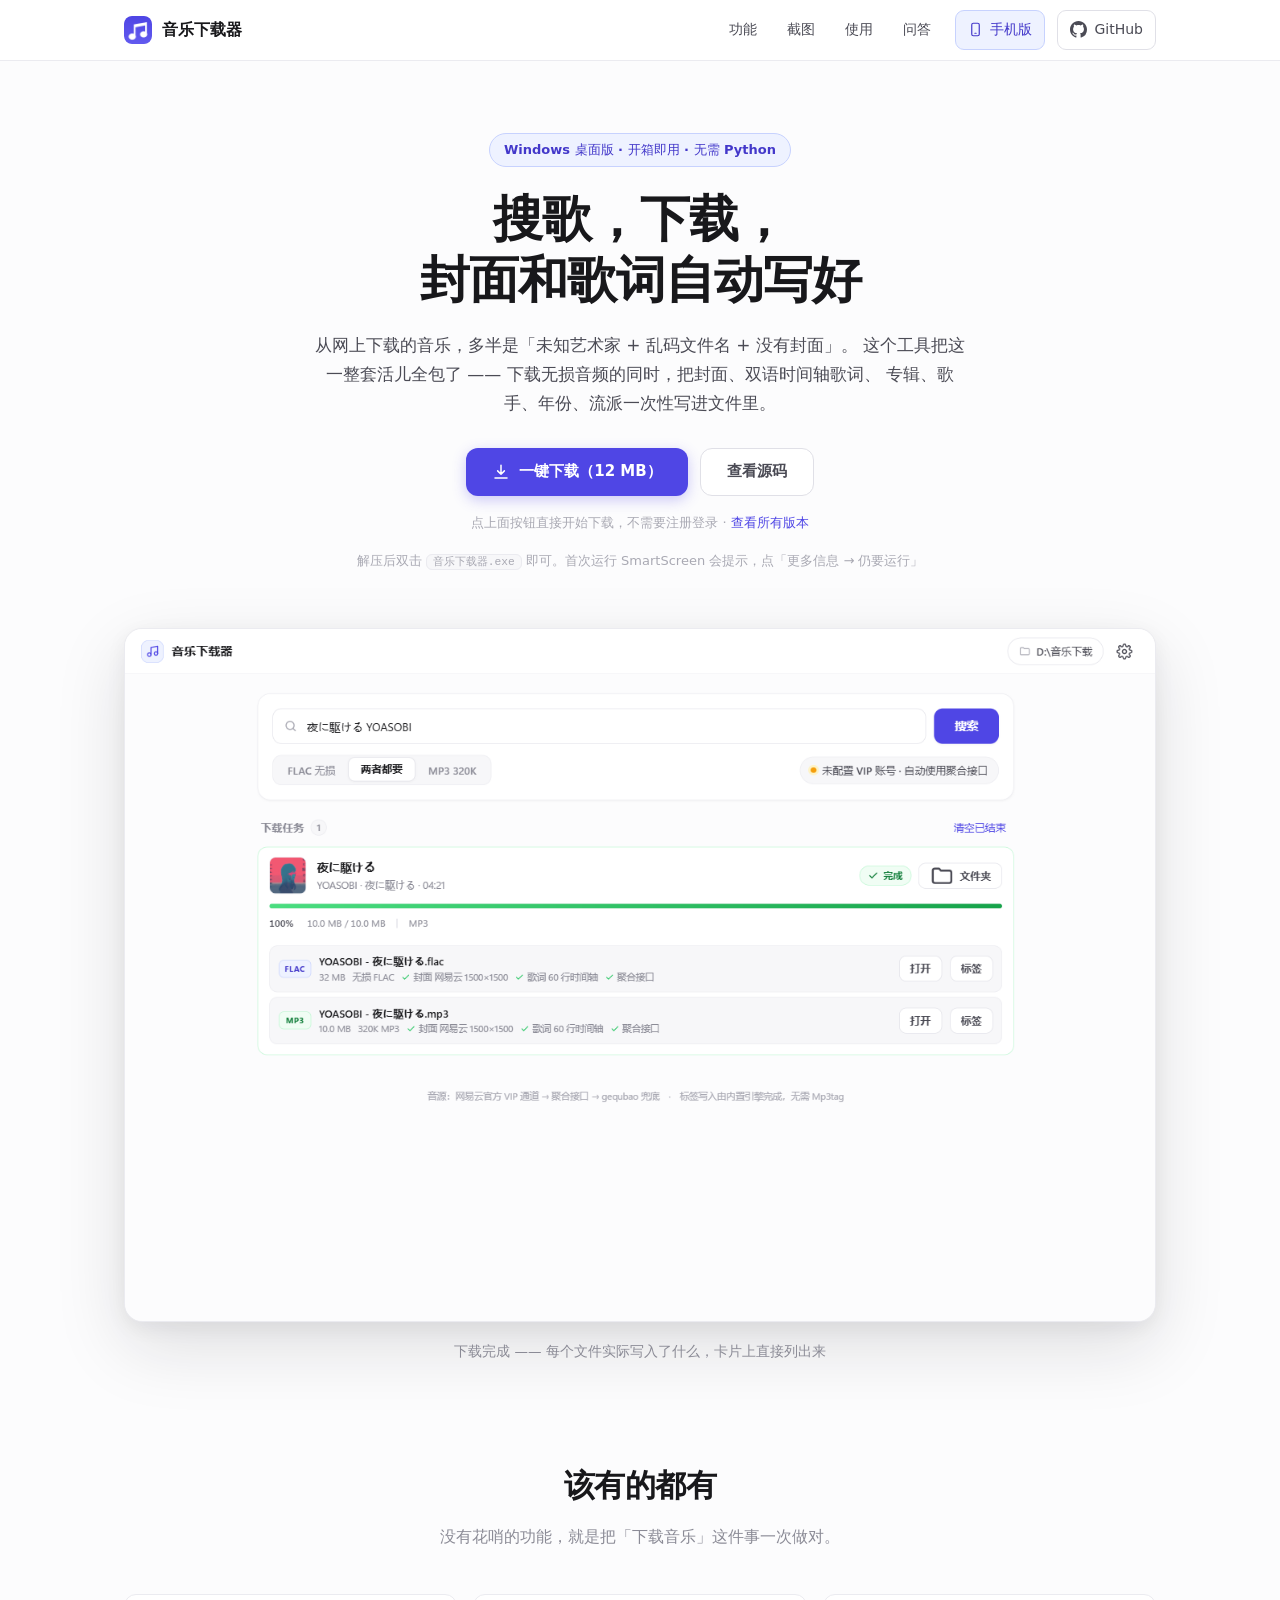
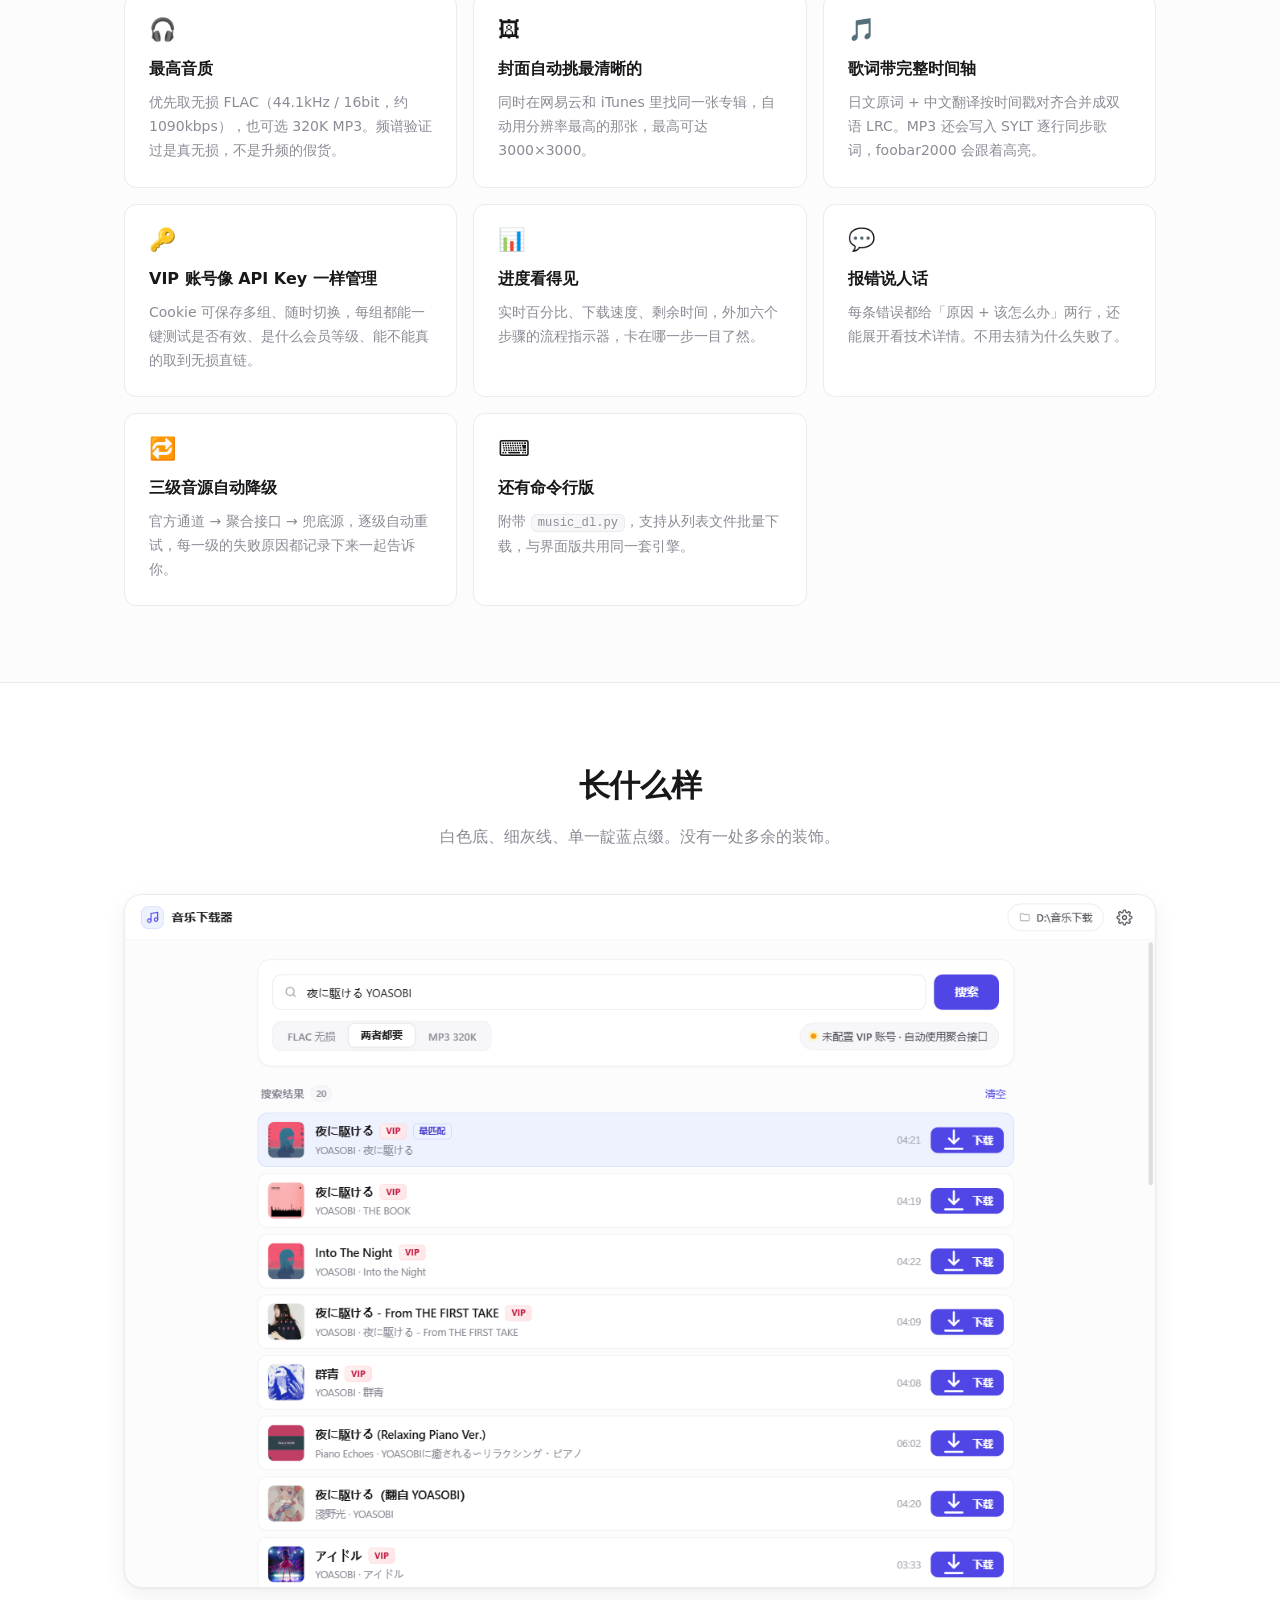
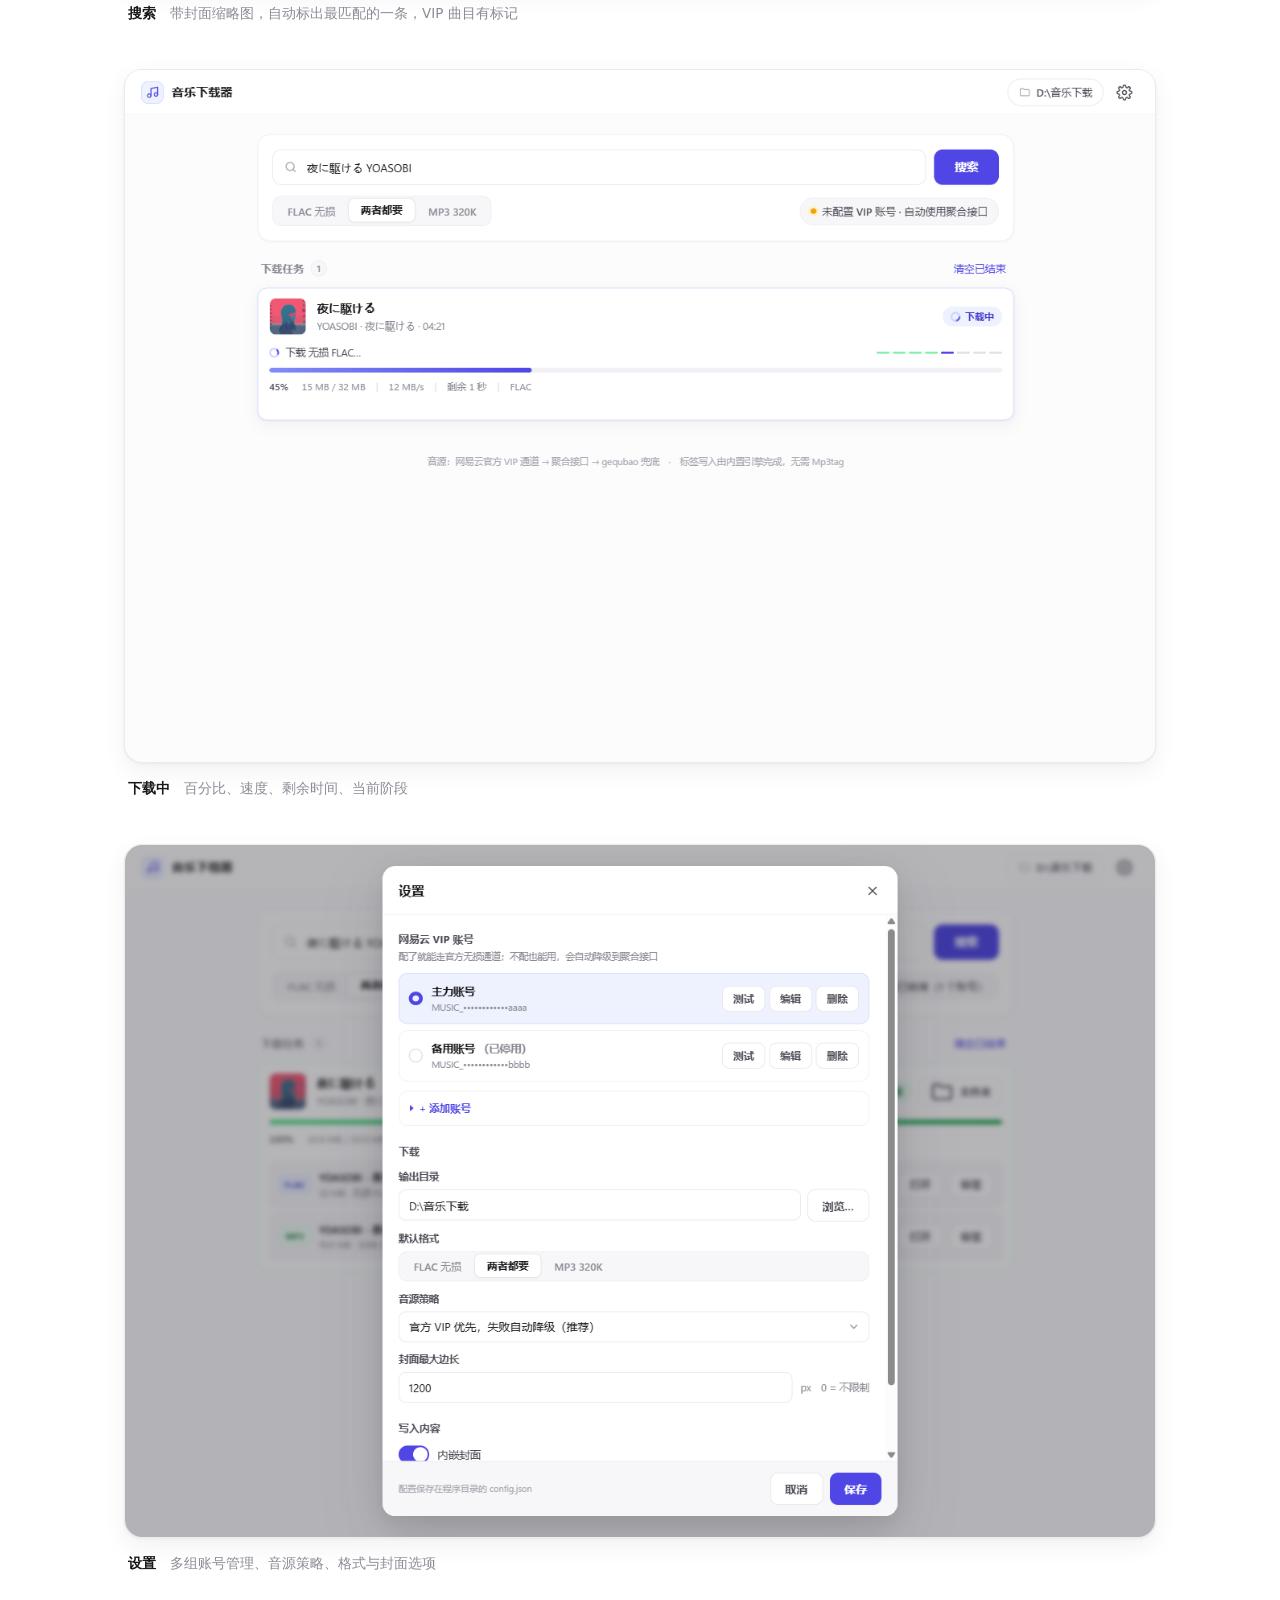
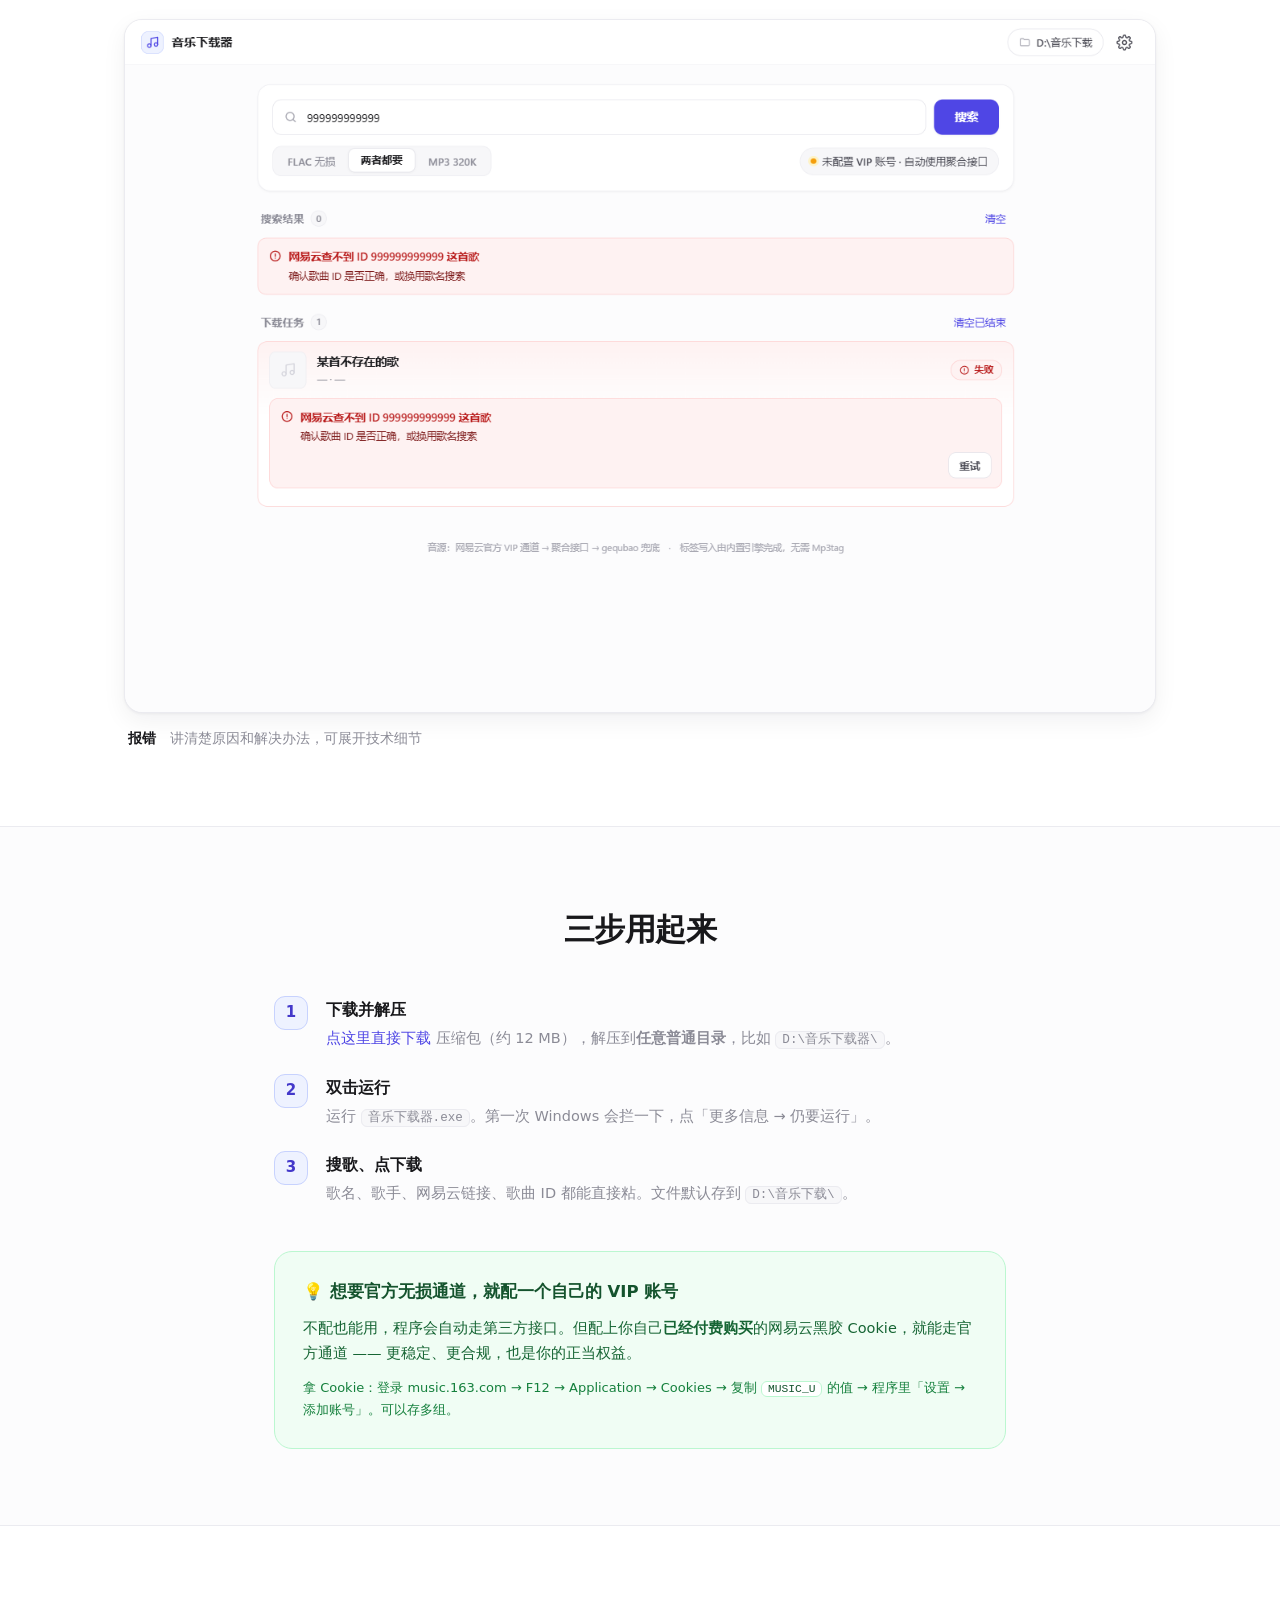
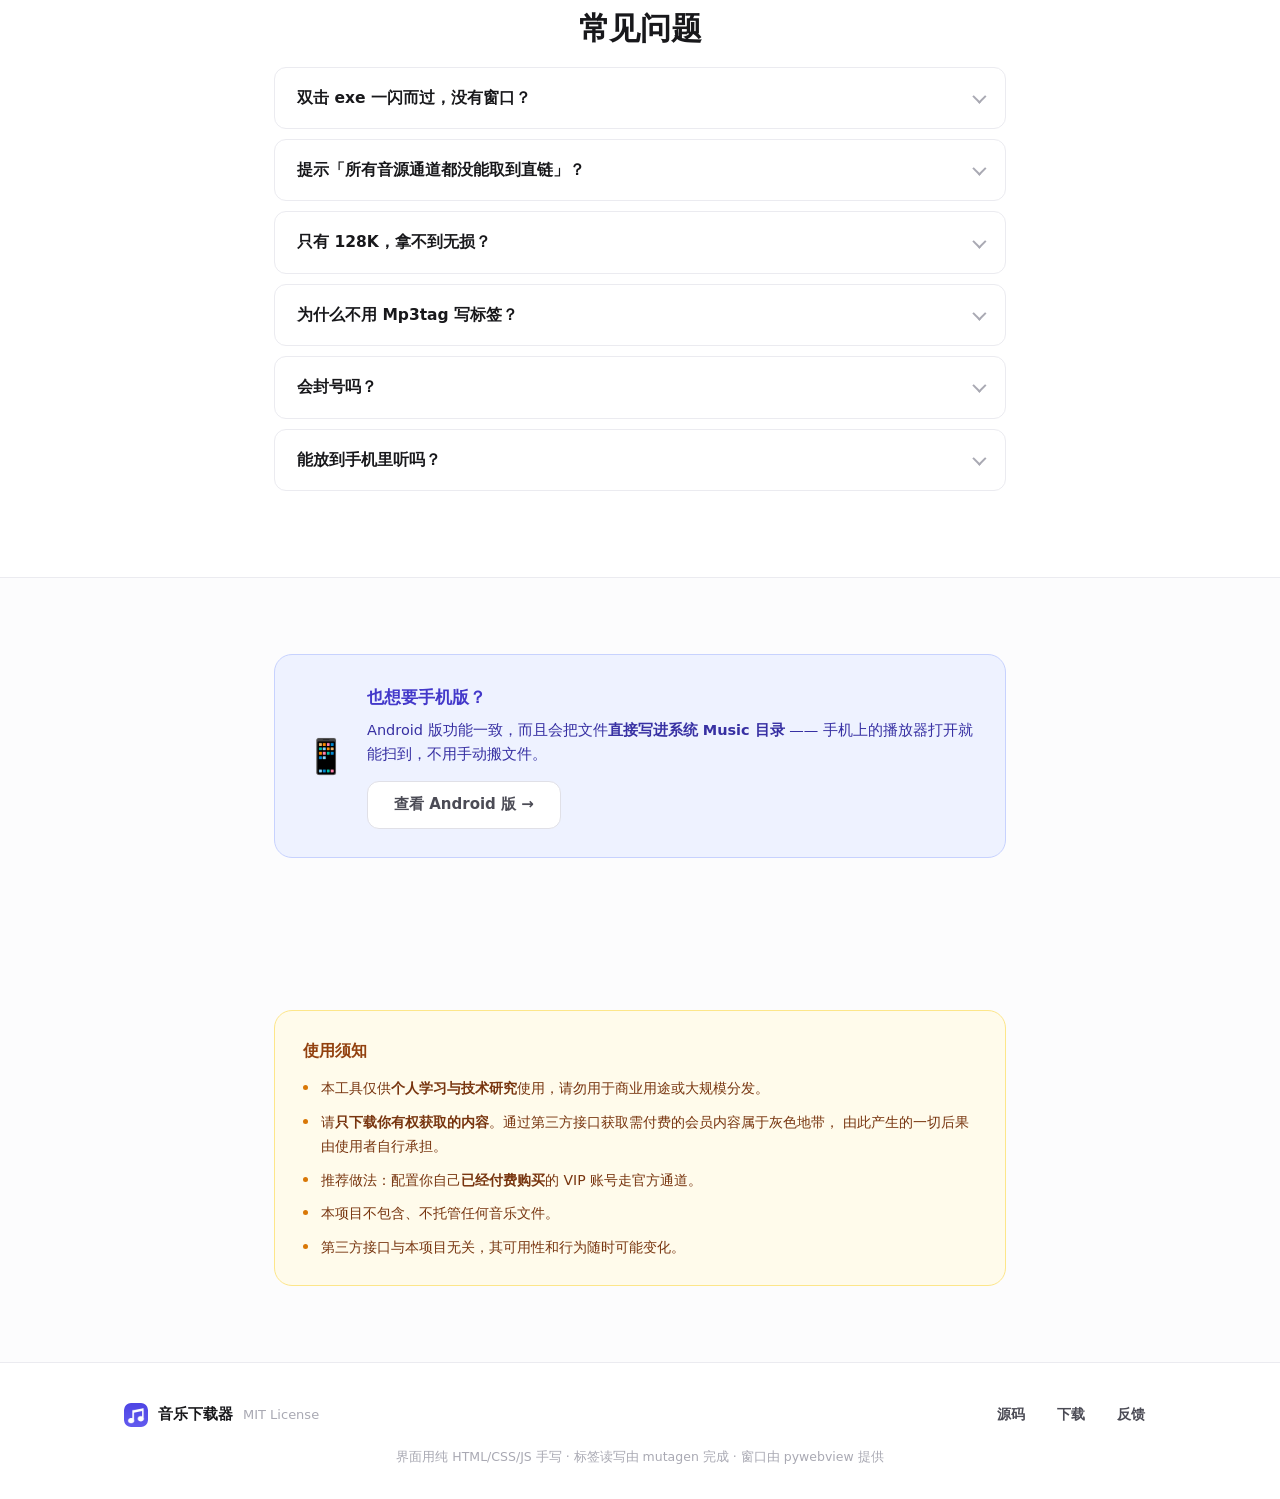
<file: docs/index.html>
<!DOCTYPE html>
<html lang="zh-CN">
<head>
<meta charset="UTF-8">
<meta name="viewport" content="width=device-width, initial-scale=1">
<title>音乐下载器 — 搜歌、下无损、封面歌词自动写好</title>
<meta name="description" content="白色简约风的 Windows 桌面音乐下载工具。下载无损 FLAC / 320K MP3 的同时，自动写入封面、双语时间轴歌词、专辑歌手等完整标签。开箱即用，无需 Python。">
<meta property="og:title" content="音乐下载器">
<meta property="og:description" content="搜歌 → 下载无损 → 封面、歌词、专辑信息自动写好">
<meta property="og:image" content="img/done.png">
<link rel="icon" href="img/icon.png">
<link rel="stylesheet" href="style.css">
</head>
<body>

<header class="nav">
  <div class="wrap nav-in">
    <a class="brand" href="#">
      <img src="img/icon.png" alt="" width="28" height="28">
      <span>音乐下载器</span>
    </a>
    <nav class="nav-links">
      <a href="#features">功能</a>
      <a href="#shots">截图</a>
      <a href="#start">使用</a>
      <a href="#faq">问答</a>
      <a class="gh android-link" href="https://nishicouqie.github.io/music-downloader-android/">
        <svg viewBox="0 0 24 24" width="15" height="15" fill="none" stroke="currentColor" stroke-width="1.9" stroke-linecap="round" stroke-linejoin="round"><rect x="6" y="2" width="12" height="20" rx="2.5"/><path d="M11 18h2"/></svg>
        <span>手机版</span>
      </a>
      <a class="gh" href="https://github.com/nishicouqie/music-downloader" target="_blank" rel="noopener">
        <svg viewBox="0 0 16 16" width="17" height="17" fill="currentColor" aria-hidden="true"><path d="M8 0C3.58 0 0 3.58 0 8c0 3.54 2.29 6.53 5.47 7.59.4.07.55-.17.55-.38 0-.19-.01-.82-.01-1.49-2.01.37-2.53-.49-2.69-.94-.09-.23-.48-.94-.82-1.13-.28-.15-.68-.52-.01-.53.63-.01 1.08.58 1.23.82.72 1.21 1.87.87 2.33.66.07-.52.28-.87.51-1.07-1.78-.2-3.64-.89-3.64-3.95 0-.87.31-1.59.82-2.15-.08-.2-.36-1.02.08-2.12 0 0 .67-.21 2.2.82.64-.18 1.32-.27 2-.27s1.36.09 2 .27c1.53-1.04 2.2-.82 2.2-.82.44 1.1.16 1.92.08 2.12.51.56.82 1.27.82 2.15 0 3.07-1.87 3.75-3.65 3.95.29.25.54.73.54 1.48 0 1.07-.01 1.93-.01 2.2 0 .21.15.46.55.38A8.01 8.01 0 0 0 16 8c0-4.42-3.58-8-8-8z"/></svg>
        <span>GitHub</span>
      </a>
    </nav>
  </div>
</header>

<main>

<section class="hero">
  <div class="wrap">
    <div class="pill">Windows 桌面版 · 开箱即用 · 无需 Python</div>
    <h1>搜歌，下载，<br>封面和歌词自动写好</h1>
    <p class="lead">
      从网上下载的音乐，多半是「未知艺术家 + 乱码文件名 + 没有封面」。
      这个工具把这一整套活儿全包了 —— 下载无损音频的同时，把封面、双语时间轴歌词、
      专辑、歌手、年份、流派一次性写进文件里。
    </p>
    <div class="cta">
      <a class="btn btn-primary" id="dl" href="https://github.com/nishicouqie/music-downloader/releases/latest/download/music-downloader-win64.zip">
        <svg viewBox="0 0 24 24" width="18" height="18" fill="none" stroke="currentColor" stroke-width="2" stroke-linecap="round" stroke-linejoin="round"><path d="M12 3v12m0 0l-4.5-4.5M12 15l4.5-4.5M4 20h16"/></svg>
        一键下载（12 MB）
      </a>
      <a class="btn btn-ghost" href="https://github.com/nishicouqie/music-downloader">
        查看源码
      </a>
    </div>
    <p class="note">
      点上面按钮直接开始下载，不需要注册登录 ·
      <a href="https://github.com/nishicouqie/music-downloader/releases">查看所有版本</a>
    </p>
    <p class="note">解压后双击 <code>音乐下载器.exe</code> 即可。首次运行 SmartScreen 会提示，点「更多信息 → 仍要运行」</p>
  </div>
  <div class="wrap">
    <figure class="shot hero-shot">
      <img src="img/done.png" alt="音乐下载器主界面：下载完成，封面与歌词已写入" loading="eager">
      <figcaption>下载完成 —— 每个文件实际写入了什么，卡片上直接列出来</figcaption>
    </figure>
  </div>
</section>

<section class="section" id="features">
  <div class="wrap">
    <h2 class="h2">该有的都有</h2>
    <p class="h2sub">没有花哨的功能，就是把「下载音乐」这件事一次做对。</p>
    <div class="grid">
      <div class="card">
        <div class="ico">🎧</div>
        <h3>最高音质</h3>
        <p>优先取无损 FLAC（44.1kHz / 16bit，约 1090kbps），也可选 320K MP3。频谱验证过是真无损，不是升频的假货。</p>
      </div>
      <div class="card">
        <div class="ico">🖼</div>
        <h3>封面自动挑最清晰的</h3>
        <p>同时在网易云和 iTunes 里找同一张专辑，自动用分辨率最高的那张，最高可达 3000×3000。</p>
      </div>
      <div class="card">
        <div class="ico">🎵</div>
        <h3>歌词带完整时间轴</h3>
        <p>日文原词 + 中文翻译按时间戳对齐合并成双语 LRC。MP3 还会写入 SYLT 逐行同步歌词，foobar2000 会跟着高亮。</p>
      </div>
      <div class="card">
        <div class="ico">🔑</div>
        <h3>VIP 账号像 API Key 一样管理</h3>
        <p>Cookie 可保存多组、随时切换，每组都能一键测试是否有效、是什么会员等级、能不能真的取到无损直链。</p>
      </div>
      <div class="card">
        <div class="ico">📊</div>
        <h3>进度看得见</h3>
        <p>实时百分比、下载速度、剩余时间，外加六个步骤的流程指示器，卡在哪一步一目了然。</p>
      </div>
      <div class="card">
        <div class="ico">💬</div>
        <h3>报错说人话</h3>
        <p>每条错误都给「原因 + 该怎么办」两行，还能展开看技术详情。不用去猜为什么失败了。</p>
      </div>
      <div class="card">
        <div class="ico">🔁</div>
        <h3>三级音源自动降级</h3>
        <p>官方通道 → 聚合接口 → 兜底源，逐级自动重试，每一级的失败原因都记录下来一起告诉你。</p>
      </div>
      <div class="card">
        <div class="ico">⌨️</div>
        <h3>还有命令行版</h3>
        <p>附带 <code>music_dl.py</code>，支持从列表文件批量下载，与界面版共用同一套引擎。</p>
      </div>
    </div>
  </div>
</section>

<section class="section alt" id="shots">
  <div class="wrap">
    <h2 class="h2">长什么样</h2>
    <p class="h2sub">白色底、细灰线、单一靛蓝点缀。没有一处多余的装饰。</p>
    <div class="shots">
      <figure class="shot">
        <img src="img/search.png" alt="搜索结果列表" loading="lazy">
        <figcaption><b>搜索</b>　带封面缩略图，自动标出最匹配的一条，VIP 曲目有标记</figcaption>
      </figure>
      <figure class="shot">
        <img src="img/progress.png" alt="下载进行中" loading="lazy">
        <figcaption><b>下载中</b>　百分比、速度、剩余时间、当前阶段</figcaption>
      </figure>
      <figure class="shot">
        <img src="img/settings.png" alt="设置面板" loading="lazy">
        <figcaption><b>设置</b>　多组账号管理、音源策略、格式与封面选项</figcaption>
      </figure>
      <figure class="shot">
        <img src="img/error.png" alt="错误提示" loading="lazy">
        <figcaption><b>报错</b>　讲清楚原因和解决办法，可展开技术细节</figcaption>
      </figure>
    </div>
  </div>
</section>

<section class="section" id="start">
  <div class="wrap narrow">
    <h2 class="h2">三步用起来</h2>
    <ol class="steps">
      <li>
        <span class="num">1</span>
        <div>
          <h3>下载并解压</h3>
          <p><a href="https://github.com/nishicouqie/music-downloader/releases/latest/download/music-downloader-win64.zip">点这里直接下载</a>
             压缩包（约 12 MB），解压到<b>任意普通目录</b>，比如 <code>D:\音乐下载器\</code>。</p>
        </div>
      </li>
      <li>
        <span class="num">2</span>
        <div>
          <h3>双击运行</h3>
          <p>运行 <code>音乐下载器.exe</code>。第一次 Windows 会拦一下，点「更多信息 → 仍要运行」。</p>
        </div>
      </li>
      <li>
        <span class="num">3</span>
        <div>
          <h3>搜歌、点下载</h3>
          <p>歌名、歌手、网易云链接、歌曲 ID 都能直接粘。文件默认存到 <code>D:\音乐下载\</code>。</p>
        </div>
      </li>
    </ol>

    <div class="callout">
      <h3>💡 想要官方无损通道，就配一个自己的 VIP 账号</h3>
      <p>不配也能用，程序会自动走第三方接口。但配上你自己<b>已经付费购买</b>的网易云黑胶
         Cookie，就能走官方通道 —— 更稳定、更合规，也是你的正当权益。</p>
      <p class="small">拿 Cookie：登录 music.163.com → F12 → Application → Cookies → 复制 <code>MUSIC_U</code> 的值 →
         程序里「设置 → 添加账号」。可以存多组。</p>
    </div>
  </div>
</section>

<section class="section alt" id="faq">
  <div class="wrap narrow">
    <h2 class="h2">常见问题</h2>

    <details>
      <summary>双击 exe 一闪而过，没有窗口？</summary>
      <p>程序所在的<b>目录路径</b>有问题。已知 <code>D:\我的\程序\deepseek harness work\</code>
         及其子目录下会出现这种情况（实测 100% 复现），原因是该环境下 pythonnet 加载
         <code>Python.Runtime.dll</code> 失败。把整个文件夹剪切到别处即可。</p>
      <p>除此之外，纯 ASCII、中文、带空格、长短路径都测试过，全部正常。</p>
    </details>

    <details>
      <summary>提示「所有音源通道都没能取到直链」？</summary>
      <p>三级通道全挂了。常见原因是第三方聚合接口临时限流或停止服务，或者这首歌在各个
         平台都需要付费购买。处理办法：点「重试」；到设置里点「测试」检查 Cookie 是否
         还有效；如果聚合接口长期不可用，就配一个自己的 VIP 账号走官方通道。</p>
    </details>

    <details>
      <summary>只有 128K，拿不到无损？</summary>
      <p>界面上会显示实际拿到的音质。如果显示「酷我 128K」，说明前两级通道都没成功，
         降级到了兜底源。配一个网易云黑胶 VIP 账号走官方通道即可拿到无损。</p>
    </details>

    <details>
      <summary>为什么不用 Mp3tag 写标签？</summary>
      <p>Mp3tag 官方文档写得很明确：<i>"Mp3tag is built as an interactive program, further
         commands are currently not planned."</i> 它只有 <code>/fp</code> 和 <code>/fn</code>
         两个命令行参数，<b>没有任何打标签的命令行接口</b>，无法批处理。</p>
      <p>所以本程序用 <code>mutagen</code> 直接读写标签 —— 做的事和 Mp3tag 内部完全一样，
         生成的都是标准格式，随时可以丢进 Mp3tag 复核或再编辑。</p>
    </details>

    <details>
      <summary>会封号吗？</summary>
      <p>正常使用频率下没有发现问题。但请不要用它高频批量抓取 —— 那既可能触发风控，
         也会给第三方服务造成负担。</p>
    </details>

    <details>
      <summary>能放到手机里听吗？</summary>
      <p>可以。下载完把 <code>D:\音乐下载\</code> 里的文件拷到手机即可。长期听建议选
         「MP3 320K」（体积小、兼容性好）；归档收藏选「FLAC 无损」。</p>
    </details>
  </div>
</section>

<section class="section">
  <div class="wrap narrow">
    <div class="cross">
      <div class="cross-ico">📱</div>
      <div>
        <h3>也想要手机版？</h3>
        <p>Android 版功能一致，而且会把文件<b>直接写进系统 Music 目录</b> ——
           手机上的播放器打开就能扫到，不用手动搬文件。</p>
        <a class="btn btn-ghost btn-sm" href="https://nishicouqie.github.io/music-downloader-android/">
          查看 Android 版 →
        </a>
      </div>
    </div>
  </div>
</section>

<section class="section">
  <div class="wrap narrow">
    <div class="warn">
      <h3>使用须知</h3>
      <ul>
        <li>本工具仅供<b>个人学习与技术研究</b>使用，请勿用于商业用途或大规模分发。</li>
        <li>请<b>只下载你有权获取的内容</b>。通过第三方接口获取需付费的会员内容属于灰色地带，
            由此产生的一切后果由使用者自行承担。</li>
        <li>推荐做法：配置你自己<b>已经付费购买</b>的 VIP 账号走官方通道。</li>
        <li>本项目不包含、不托管任何音乐文件。</li>
        <li>第三方接口与本项目无关，其可用性和行为随时可能变化。</li>
      </ul>
    </div>
  </div>
</section>

</main>

<footer class="foot">
  <div class="wrap">
    <div class="foot-in">
      <div>
        <img src="img/icon.png" alt="" width="24" height="24">
        <span>音乐下载器</span>
        <span class="dim">MIT License</span>
      </div>
      <div class="foot-links">
        <a href="https://github.com/nishicouqie/music-downloader">源码</a>
        <a href="https://github.com/nishicouqie/music-downloader/releases/latest">下载</a>
        <a href="https://github.com/nishicouqie/music-downloader/issues">反馈</a>
      </div>
    </div>
    <p class="dis">界面用纯 HTML/CSS/JS 手写 · 标签读写由 mutagen 完成 · 窗口由 pywebview 提供</p>
  </div>
</footer>

</body>
</html>
</file>
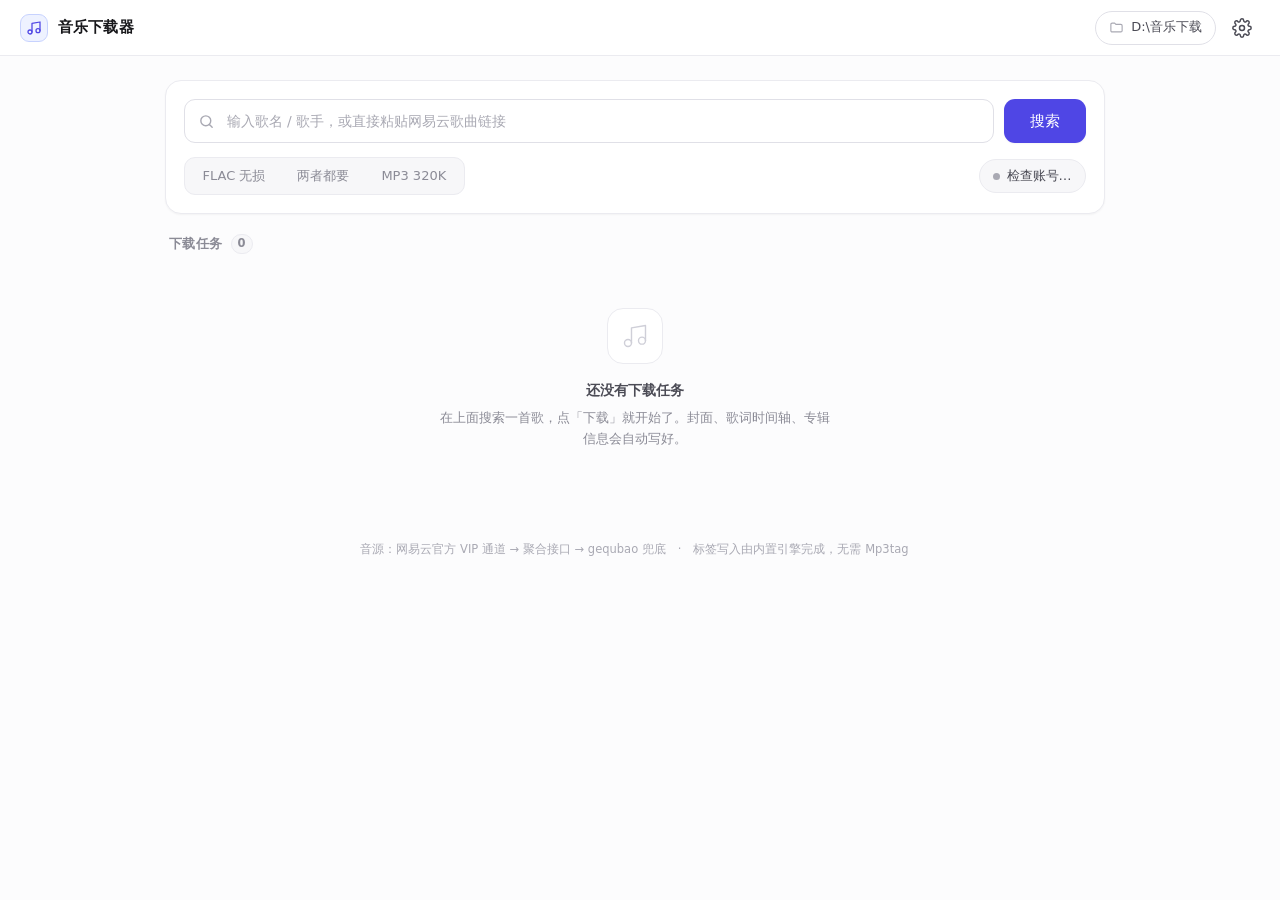
<file: ui/index.html>
<!DOCTYPE html>
<html lang="zh-CN">
<head>
<meta charset="UTF-8">
<meta name="viewport" content="width=device-width, initial-scale=1">
<title>音乐下载器</title>
<link rel="stylesheet" href="style.css">
</head>
<body>

<div class="app">

  <!-- ================= 顶栏 ================= -->
  <header class="topbar">
    <div class="brand">
      <span class="brand-mark">
        <svg viewBox="0 0 24 24" fill="none" stroke="currentColor" stroke-width="1.9"
             stroke-linecap="round" stroke-linejoin="round">
          <path d="M9 18V5l12-2v13"/><circle cx="6" cy="18" r="3"/><circle cx="18" cy="16" r="3"/>
        </svg>
      </span>
      <span class="brand-name">音乐下载器</span>
    </div>
    <div class="topbar-right">
      <button class="chip" id="btnOutDir" title="点击更改输出目录">
        <svg viewBox="0 0 24 24" fill="none" stroke="currentColor" stroke-width="1.8"
             stroke-linecap="round" stroke-linejoin="round">
          <path d="M3 7a2 2 0 0 1 2-2h4l2 2h8a2 2 0 0 1 2 2v8a2 2 0 0 1-2 2H5a2 2 0 0 1-2-2z"/>
        </svg>
        <span id="outDirText">D:\音乐下载</span>
      </button>
      <button class="icon-btn" id="btnSettings" title="设置">
        <svg viewBox="0 0 24 24" fill="none" stroke="currentColor" stroke-width="1.8"
             stroke-linecap="round" stroke-linejoin="round">
          <circle cx="12" cy="12" r="3"/>
          <path d="M19.4 15a1.7 1.7 0 0 0 .3 1.9l.1.1a2 2 0 1 1-2.8 2.8l-.1-.1a1.7 1.7 0 0 0-1.9-.3 1.7 1.7 0 0 0-1 1.5V21a2 2 0 1 1-4 0v-.1A1.7 1.7 0 0 0 9 19.4a1.7 1.7 0 0 0-1.9.3l-.1.1a2 2 0 1 1-2.8-2.8l.1-.1a1.7 1.7 0 0 0 .3-1.9 1.7 1.7 0 0 0-1.5-1H3a2 2 0 1 1 0-4h.1A1.7 1.7 0 0 0 4.6 9a1.7 1.7 0 0 0-.3-1.9l-.1-.1a2 2 0 1 1 2.8-2.8l.1.1a1.7 1.7 0 0 0 1.9.3H9a1.7 1.7 0 0 0 1-1.5V3a2 2 0 1 1 4 0v.1a1.7 1.7 0 0 0 1 1.5 1.7 1.7 0 0 0 1.9-.3l.1-.1a2 2 0 1 1 2.8 2.8l-.1.1a1.7 1.7 0 0 0-.3 1.9V9a1.7 1.7 0 0 0 1.5 1H21a2 2 0 1 1 0 4h-.1a1.7 1.7 0 0 0-1.5 1z"/>
        </svg>
      </button>
    </div>
  </header>

  <main class="main">

    <!-- ================= 搜索区 ================= -->
    <section class="search-panel">
      <div class="search-row">
        <div class="search-wrap">
          <svg class="search-ico" viewBox="0 0 24 24" fill="none" stroke="currentColor"
               stroke-width="2" stroke-linecap="round">
            <circle cx="11" cy="11" r="7"/><path d="M20 20l-3.5-3.5"/>
          </svg>
          <input id="q" type="text" autocomplete="off" spellcheck="false"
                 placeholder="输入歌名 / 歌手，或直接粘贴网易云歌曲链接">
          <button class="input-clear" id="btnClear" hidden aria-label="清空">
            <svg viewBox="0 0 24 24" fill="none" stroke="currentColor" stroke-width="2"
                 stroke-linecap="round"><path d="M18 6 6 18M6 6l12 12"/></svg>
          </button>
        </div>
        <button class="btn btn-primary" id="btnSearch">
          <span class="btn-label">搜索</span>
          <span class="spinner" hidden></span>
        </button>
      </div>

      <div class="options-row">
        <div class="segmented" id="segFormat" role="tablist">
          <button data-v="flac">FLAC 无损</button>
          <button data-v="both">两者都要</button>
          <button data-v="mp3">MP3 320K</button>
        </div>
        <button class="chip chip-status" id="sourceChip">
          <span class="dot"></span><span id="sourceText">检查账号…</span>
        </button>
      </div>
    </section>

    <!-- ================= 搜索结果 ================= -->
    <section class="panel" id="resultsSection" hidden>
      <div class="panel-head">
        <h2>搜索结果<span class="count" id="resultCount">0</span></h2>
        <button class="link" id="btnClearResults">清空</button>
      </div>
      <div class="result-list" id="resultList"></div>
    </section>

    <!-- ================= 下载任务 ================= -->
    <section class="panel">
      <div class="panel-head">
        <h2>下载任务<span class="count" id="jobCount">0</span></h2>
        <button class="link" id="btnClearJobs" hidden>清空已结束</button>
      </div>
      <div class="job-list" id="jobList"></div>
      <div class="empty" id="jobEmpty">
        <div class="empty-art">
          <svg viewBox="0 0 24 24" fill="none" stroke="currentColor" stroke-width="1.2"
               stroke-linecap="round" stroke-linejoin="round">
            <path d="M9 18V5l12-2v13"/><circle cx="6" cy="18" r="3"/><circle cx="18" cy="16" r="3"/>
          </svg>
        </div>
        <p class="empty-title">还没有下载任务</p>
        <p class="empty-sub">在上面搜索一首歌，点「下载」就开始了。封面、歌词时间轴、专辑信息会自动写好。</p>
      </div>
    </section>

    <footer class="foot">
      音源：网易云官方 VIP 通道 → 聚合接口 → gequbao 兜底　·　标签写入由内置引擎完成，无需 Mp3tag
    </footer>
  </main>
</div>


<!-- ================= 设置弹窗 ================= -->
<div class="modal-backdrop" id="settingsModal" hidden>
  <div class="modal modal-lg" role="dialog" aria-modal="true">
    <div class="modal-head">
      <h3>设置</h3>
      <button class="icon-btn sm" data-close="settingsModal" aria-label="关闭">
        <svg viewBox="0 0 24 24" fill="none" stroke="currentColor" stroke-width="2"
             stroke-linecap="round"><path d="M18 6 6 18M6 6l12 12"/></svg>
      </button>
    </div>

    <div class="modal-body">

      <!-- ---- 账号 ---- -->
      <div class="field-group">
        <div class="group-title">
          网易云 VIP 账号
          <span class="group-sub">配了就能走官方无损通道；不配也能用，会自动降级到聚合接口</span>
        </div>

        <div class="cookie-list" id="cookieList"></div>

        <details class="add-cookie" id="addCookieBox">
          <summary>+ 添加账号</summary>
          <div class="add-cookie-body">
            <label class="field">
              <span class="field-label">名称</span>
              <input type="text" id="ckName" placeholder="例如：我的黑胶大号">
            </label>
            <label class="field">
              <span class="field-label">MUSIC_U / Cookie</span>
              <textarea id="ckValue" rows="3" spellcheck="false"
                        placeholder="粘贴 MUSIC_U 的值，或整条 cookie 串"></textarea>
            </label>
            <div class="help-box">
              <b>怎么拿：</b>浏览器打开并登录 <code>music.163.com</code> →
              按 <kbd>F12</kbd> → <b>Application</b> → 左侧 <b>Cookies</b> →
              <code>https://music.163.com</code> → 找到 <code>MUSIC_U</code> →
              复制它的 Value 粘到上面。整条 cookie 串也可以。<br>
              <span class="dim">Cookie 只存在本机 <code>config.json</code>，不会发往任何第三方。</span>
            </div>
            <div class="row-end">
              <button class="btn btn-ghost" id="btnTestNew">先测一下</button>
              <button class="btn btn-primary" id="btnAddCookie">保存账号</button>
            </div>
            <div id="testResult"></div>
          </div>
        </details>
      </div>

      <!-- ---- 下载 ---- -->
      <div class="field-group">
        <div class="group-title">下载</div>

        <label class="field">
          <span class="field-label">输出目录</span>
          <div class="row">
            <input type="text" id="setOutDir">
            <button class="btn btn-ghost" id="btnPickDir">浏览…</button>
          </div>
        </label>

        <label class="field">
          <span class="field-label">默认格式</span>
          <div class="segmented" id="setFormat">
            <button data-v="flac">FLAC 无损</button>
            <button data-v="both">两者都要</button>
            <button data-v="mp3">MP3 320K</button>
          </div>
        </label>

        <label class="field">
          <span class="field-label">音源策略</span>
          <select id="setSource">
            <option value="official_first">官方 VIP 优先，失败自动降级（推荐）</option>
            <option value="aggregator_only">只用聚合接口（不碰官方接口）</option>
          </select>
        </label>

        <label class="field">
          <span class="field-label">封面最大边长</span>
          <div class="row row-tight">
            <input type="number" id="setCoverMax" min="0" max="4000" step="100">
            <span class="unit">px　<span class="dim">0 = 不限制</span></span>
          </div>
        </label>
      </div>

      <!-- ---- 写入内容 ---- -->
      <div class="field-group">
        <div class="group-title">写入内容</div>
        <label class="switch"><input type="checkbox" id="setCover"><span></span>内嵌封面</label>
        <label class="switch"><input type="checkbox" id="setLyrics"><span></span>内嵌歌词（含时间轴）</label>
        <label class="switch"><input type="checkbox" id="setLrc"><span></span>另外生成同名 .lrc 文件</label>
      </div>

    </div>

    <div class="modal-foot">
      <span class="foot-note" id="cfgPath"></span>
      <div class="row-end">
        <button class="btn btn-ghost" data-close="settingsModal">取消</button>
        <button class="btn btn-primary" id="btnSaveSettings">保存</button>
      </div>
    </div>
  </div>
</div>


<!-- ================= 文件详情弹窗 ================= -->
<div class="modal-backdrop" id="fileModal" hidden>
  <div class="modal" role="dialog" aria-modal="true">
    <div class="modal-head">
      <h3>文件标签详情</h3>
      <button class="icon-btn sm" data-close="fileModal" aria-label="关闭">
        <svg viewBox="0 0 24 24" fill="none" stroke="currentColor" stroke-width="2"
             stroke-linecap="round"><path d="M18 6 6 18M6 6l12 12"/></svg>
      </button>
    </div>
    <div class="modal-body" id="fileModalBody"></div>
  </div>
</div>

<div class="toasts" id="toasts"></div>

<script src="app.js"></script>
</body>
</html>
</file>
<file: docs/style.css>
/* ============================================================
   音乐下载器 —— 项目主页
   与应用程序同一套视觉语言：白底、细灰线、单一靛蓝点缀
   ============================================================ */

:root{
  --bg:#fcfcfd;
  --surface:#ffffff;
  --surface-2:#f7f7f9;
  --line:#ebebf0;
  --line-2:#e0e0e7;
  --ink:#18181b;
  --ink-2:#4b4b55;
  --muted:#8b8b96;
  --faint:#a9a9b3;
  --accent:#4f46e5;
  --accent-600:#4338ca;
  --accent-soft:#eef2ff;
  --accent-line:#c7d2fe;
  --ok:#15803d; --ok-soft:#f0fdf4; --ok-line:#bbf7d0;
  --warn:#b45309; --warn-soft:#fffbeb; --warn-line:#fde68a;
  --r:12px; --r-lg:18px;
  --sh-1:0 1px 2px rgba(20,20,30,.04);
  --sh-2:0 1px 3px rgba(20,20,30,.05), 0 8px 24px rgba(20,20,30,.06);
  --sh-3:0 24px 70px rgba(20,20,30,.13), 0 6px 20px rgba(20,20,30,.06);
}

*{box-sizing:border-box;margin:0;padding:0}

html{scroll-behavior:smooth}

body{
  font-family:"Segoe UI Variable Text","Segoe UI","Microsoft YaHei UI",
              "Microsoft YaHei","PingFang SC",system-ui,-apple-system,sans-serif;
  font-size:16px;line-height:1.7;color:var(--ink);background:var(--bg);
  -webkit-font-smoothing:antialiased;
}

a{color:var(--accent);text-decoration:none}
a:hover{text-decoration:underline}
img{max-width:100%;display:block}
code{
  font-family:"Cascadia Mono",Consolas,"SF Mono",monospace;font-size:.87em;
  background:var(--surface-2);border:1px solid var(--line);
  padding:1px 6px;border-radius:6px;white-space:nowrap;
}
b,strong{font-weight:650}

.wrap{max-width:1080px;margin:0 auto;padding:0 24px}
.wrap.narrow{max-width:780px}

/* ---------------- 顶栏 ---------------- */
.nav{
  position:sticky;top:0;z-index:50;
  background:rgba(255,255,255,.82);
  backdrop:saturate(180%) blur(14px);
  border-bottom:1px solid var(--line);
}
.nav-in{display:flex;align-items:center;justify-content:space-between;height:60px}
.brand{display:flex;align-items:center;gap:10px;color:var(--ink);
  font-weight:650;font-size:16px}
.brand:hover{text-decoration:none}
.brand img{border-radius:8px}
.nav-links{display:flex;align-items:center;gap:6px}
.nav-links a{
  color:var(--ink-2);font-size:14px;font-weight:500;
  padding:7px 12px;border-radius:9px;transition:background .15s,color .15s;
}
.nav-links a:hover{background:var(--surface-2);color:var(--ink);text-decoration:none}
.nav-links .gh{
  display:inline-flex;align-items:center;gap:7px;
  border:1px solid var(--line-2);background:var(--surface);margin-left:6px;
}
.nav-links .gh:hover{background:var(--surface-2)}
.nav-links .android-link{
  border-color:var(--accent-line);background:var(--accent-soft);color:var(--accent-600);
}
.nav-links .android-link:hover{background:#e5e9ff;color:var(--accent-600)}

/* 跨版本引导 */
.cross{
  display:flex;gap:20px;align-items:center;
  background:var(--accent-soft);border:1px solid var(--accent-line);
  border-radius:var(--r-lg);padding:28px 30px;
}
.cross-ico{font-size:34px;line-height:1;flex:0 0 auto}
.cross h3{font-size:17px;font-weight:680;color:var(--accent-600);margin-bottom:6px}
.cross p{font-size:14.5px;color:#3730a3;margin-bottom:14px}
.cross .btn{background:#fff}
.cross .btn:hover{background:#f5f6ff}

/* ---------------- Hero ---------------- */
.hero{padding:72px 0 20px;text-align:center}
.pill{
  display:inline-block;font-size:13px;font-weight:550;color:var(--accent-600);
  background:var(--accent-soft);border:1px solid var(--accent-line);
  padding:5px 14px;border-radius:99px;margin-bottom:22px;
}
.hero h1{
  font-size:clamp(30px,5vw,50px);line-height:1.22;font-weight:750;
  letter-spacing:-.02em;margin-bottom:20px;
}
.lead{
  font-size:17px;color:var(--ink-2);max-width:660px;margin:0 auto 30px;
}
.cta{display:flex;gap:12px;justify-content:center;flex-wrap:wrap}
.btn{
  display:inline-flex;align-items:center;gap:9px;
  height:48px;padding:0 26px;border-radius:12px;
  font-size:15px;font-weight:600;transition:background .15s,box-shadow .15s,transform .08s;
}
.btn:hover{text-decoration:none}
.btn:active{transform:translateY(1px)}
.btn-primary{background:var(--accent);color:#fff;box-shadow:0 4px 14px rgba(79,70,229,.28)}
.btn-primary:hover{background:var(--accent-600)}
.btn-ghost{background:var(--surface);color:var(--ink-2);border:1px solid var(--line-2)}
.btn-ghost:hover{background:var(--surface-2)}
.note{font-size:13px;color:var(--faint);margin-top:16px}

/* ---------------- 截图 ---------------- */
.shot{margin:0}
.shot img{
  width:100%;border-radius:var(--r-lg);border:1px solid var(--line);
  box-shadow:var(--sh-3);background:var(--surface);
}
.shot figcaption{
  font-size:13.5px;color:var(--muted);text-align:center;margin-top:14px;
}
.hero-shot{margin-top:56px}
.hero-shot figcaption{margin-top:18px}

.shots{display:grid;gap:44px;margin-top:44px}
.shots .shot img{box-shadow:var(--sh-2)}
.shots figcaption{text-align:left;padding-left:4px}
.shots figcaption b{color:var(--ink)}

/* ---------------- 区块 ---------------- */
.section{padding:76px 0}
.section.alt{background:var(--surface);border-top:1px solid var(--line);
  border-bottom:1px solid var(--line)}
.h2{
  font-size:clamp(23px,3vw,31px);font-weight:720;letter-spacing:-.015em;
  text-align:center;margin-bottom:12px;
}
.h2sub{text-align:center;color:var(--muted);font-size:15.5px;margin-bottom:44px}

/* ---------------- 功能卡 ---------------- */
.grid{
  display:grid;gap:16px;margin-top:44px;
  grid-template-columns:repeat(auto-fit,minmax(272px,1fr));
}
.card{
  background:var(--surface);border:1px solid var(--line);border-radius:var(--r);
  padding:24px;transition:border-color .18s,box-shadow .18s,transform .18s;
}
.card:hover{border-color:var(--line-2);box-shadow:var(--sh-2);transform:translateY(-2px)}
.card .ico{font-size:22px;line-height:1;margin-bottom:14px}
.card h3{font-size:16px;font-weight:650;margin-bottom:8px}
.card p{font-size:14px;color:var(--muted);line-height:1.72}

/* ---------------- 步骤 ---------------- */
.steps{list-style:none;margin-top:40px;display:grid;gap:22px}
.steps li{display:flex;gap:18px;align-items:flex-start}
.steps .num{
  flex:0 0 auto;width:34px;height:34px;border-radius:11px;
  background:var(--accent-soft);color:var(--accent-600);
  border:1px solid var(--accent-line);
  display:flex;align-items:center;justify-content:center;
  font-weight:700;font-size:15px;
}
.steps h3{font-size:16px;font-weight:650;margin-bottom:3px}
.steps p{font-size:14.5px;color:var(--muted)}

.callout{
  margin-top:44px;background:var(--ok-soft);border:1px solid var(--ok-line);
  border-radius:var(--r-lg);padding:26px 28px;
}
.callout h3{font-size:16.5px;font-weight:680;color:#14532d;margin-bottom:10px}
.callout p{font-size:14.5px;color:#166534;line-height:1.75}
.callout p + p{margin-top:10px}
.callout .small{font-size:13px;color:#15803d}
.callout code{background:#fff;border-color:var(--ok-line);color:#14532d}

/* ---------------- FAQ ---------------- */
details{
  background:var(--surface);border:1px solid var(--line);border-radius:var(--r);
  margin-bottom:10px;overflow:hidden;transition:border-color .16s;
}
details[open]{border-color:var(--line-2)}
summary{
  padding:17px 22px;font-weight:600;font-size:15.5px;cursor:pointer;
  list-style:none;display:flex;align-items:center;justify-content:space-between;
  gap:14px;user-select:none;
}
summary::-webkit-details-marker{display:none}
summary::after{
  content:"";flex:0 0 auto;width:8px;height:8px;
  border-right:2px solid var(--faint);border-bottom:2px solid var(--faint);
  transform:rotate(45deg) translateY(-2px);transition:transform .2s;
}
details[open] summary::after{transform:rotate(-135deg) translateY(-3px)}
summary:hover{background:var(--surface-2)}
details > p{
  padding:0 22px 18px;font-size:14.5px;color:var(--muted);line-height:1.8;
}
details > p + p{padding-top:0}
details code{font-size:.85em}

/* ---------------- 使用须知 ---------------- */
.warn{
  background:var(--warn-soft);border:1px solid var(--warn-line);
  border-radius:var(--r-lg);padding:26px 28px;
}
.warn h3{font-size:16px;font-weight:680;color:#92400e;margin-bottom:12px}
.warn ul{list-style:none;display:grid;gap:9px}
.warn li{
  font-size:14px;color:#78350f;line-height:1.75;padding-left:18px;position:relative;
}
.warn li::before{
  content:"";position:absolute;left:0;top:.66em;
  width:5px;height:5px;border-radius:99px;background:#d97706;
}

/* ---------------- 页脚 ---------------- */
.foot{border-top:1px solid var(--line);background:var(--surface);padding:34px 0}
.foot-in{
  display:flex;align-items:center;justify-content:space-between;
  gap:18px;flex-wrap:wrap;margin-bottom:14px;
}
.foot-in > div{display:flex;align-items:center;gap:10px;font-weight:600;font-size:14.5px}
.foot-in img{border-radius:7px}
.foot-in .dim{font-weight:400;color:var(--faint);font-size:13px}
.foot-links{display:flex;gap:6px}
.foot-links a{
  color:var(--ink-2);font-size:13.5px;padding:6px 11px;border-radius:8px;
}
.foot-links a:hover{background:var(--surface-2);text-decoration:none}
.dis{font-size:12.5px;color:var(--faint);text-align:center}

/* ---------------- 响应式 ---------------- */
@media (max-width:720px){
  .nav-links a:not(.gh){display:none}
  .hero{padding:48px 0 10px}
  .section{padding:56px 0}
  .hero-shot{margin-top:38px}
  .lead{font-size:15.5px}
  .btn{height:44px;padding:0 20px;font-size:14.5px}
  .cta{flex-direction:column;align-items:stretch}
  .cta .btn{justify-content:center}
  .callout,.warn{padding:22px}
}
</file>
<file: ui/style.css>
/* ============================================================
   音乐下载器 —— 白色简约主题
   ============================================================ */

:root{
  --bg:#fcfcfd;
  --surface:#ffffff;
  --surface-2:#f7f7f9;
  --line:#ebebf0;
  --line-2:#e0e0e7;
  --ink:#18181b;
  --ink-2:#4b4b55;
  --muted:#8b8b96;
  --faint:#a9a9b3;

  --accent:#4f46e5;
  --accent-600:#4338ca;
  --accent-soft:#eef2ff;
  --accent-line:#c7d2fe;

  --ok:#15803d;   --ok-soft:#f0fdf4;   --ok-line:#bbf7d0;
  --warn:#b45309; --warn-soft:#fffbeb; --warn-line:#fde68a;
  --err:#b91c1c;  --err-soft:#fef2f2;  --err-line:#fecaca;

  --r-sm:8px; --r:12px; --r-lg:16px;
  --sh-1:0 1px 2px rgba(20,20,30,.04);
  --sh-2:0 1px 3px rgba(20,20,30,.05), 0 6px 18px rgba(20,20,30,.05);
  --sh-3:0 24px 70px rgba(20,20,30,.16), 0 6px 20px rgba(20,20,30,.07);
}

*{box-sizing:border-box;margin:0;padding:0}

html,body{height:100%}

body{
  font-family:"Segoe UI Variable Text","Segoe UI","Microsoft YaHei UI",
              "Microsoft YaHei","PingFang SC",system-ui,-apple-system,sans-serif;
  font-size:14px; line-height:1.55;
  color:var(--ink);
  background:var(--bg);
  -webkit-font-smoothing:antialiased;
  overflow:hidden;
}

button,input,select,textarea{font:inherit;color:inherit}
button{cursor:pointer;border:none;background:none}
svg{width:100%;height:100%;display:block}
code{font-family:"Cascadia Mono",Consolas,"SF Mono",monospace;font-size:.88em;
     background:var(--surface-2);padding:1px 5px;border-radius:5px;
     border:1px solid var(--line)}
kbd{font-family:inherit;font-size:.82em;background:#fff;border:1px solid var(--line-2);
    border-bottom-width:2px;border-radius:5px;padding:1px 5px}
.dim{color:var(--muted)}
[hidden]{display:none !important}

/* ---------------- 布局 ---------------- */
.app{height:100%;display:flex;flex-direction:column;overflow:hidden}

.topbar{
  flex:0 0 auto;height:56px;
  display:flex;align-items:center;justify-content:space-between;
  padding:0 20px;
  background:rgba(255,255,255,.85);
  backdrop-filter:saturate(180%) blur(12px);
  border-bottom:1px solid var(--line);
  z-index:20;
}
.brand{display:flex;align-items:center;gap:10px}
.brand-mark{
  width:28px;height:28px;padding:5px;border-radius:9px;
  background:var(--accent-soft);color:var(--accent);
  border:1px solid var(--accent-line);
}
.brand-name{font-weight:650;font-size:15px;letter-spacing:.01em}
.topbar-right{display:flex;align-items:center;gap:8px}

.main{
  flex:1 1 auto;overflow-y:auto;overscroll-behavior:contain;
  padding:24px 20px 40px;
  scrollbar-gutter:stable;
}
.main > *{max-width:940px;margin-left:auto;margin-right:auto}

/* 滚动条 */
.main::-webkit-scrollbar{width:11px}
.main::-webkit-scrollbar-thumb{background:#dcdce3;border-radius:99px;
  border:3px solid var(--bg)}
.main::-webkit-scrollbar-thumb:hover{background:#c8c8d2}
.main::-webkit-scrollbar-track{background:transparent}

/* ---------------- 通用控件 ---------------- */
.btn{
  display:inline-flex;align-items:center;justify-content:center;gap:7px;
  height:40px;padding:0 18px;border-radius:10px;
  font-weight:550;white-space:nowrap;
  transition:background .15s,border-color .15s,box-shadow .15s,transform .08s;
}
.btn:active{transform:translateY(.5px)}
.btn-primary{background:var(--accent);color:#fff;box-shadow:var(--sh-1)}
.btn-primary:hover{background:var(--accent-600)}
.btn-primary:disabled{background:#c3c3cf;cursor:not-allowed;box-shadow:none}
.btn-ghost{background:var(--surface);border:1px solid var(--line-2);color:var(--ink-2)}
.btn-ghost:hover{background:var(--surface-2);border-color:#d2d2db}
.btn-sm{height:32px;padding:0 13px;font-size:13px;border-radius:9px}

.icon-btn{
  width:36px;height:36px;padding:8px;border-radius:10px;color:var(--ink-2);
  transition:background .15s,color .15s;
}
.icon-btn:hover{background:var(--surface-2);color:var(--ink)}
.icon-btn.sm{width:30px;height:30px;padding:6px}

.chip{
  display:inline-flex;align-items:center;gap:7px;
  height:34px;padding:0 13px;border-radius:99px;
  background:var(--surface);border:1px solid var(--line-2);
  color:var(--ink-2);font-size:13px;font-weight:500;
  max-width:340px;transition:background .15s,border-color .15s;
}
.chip:hover{background:var(--surface-2)}
.chip svg{width:15px;height:15px;flex:0 0 auto;color:var(--faint)}
#outDirText{overflow:hidden;text-overflow:ellipsis;white-space:nowrap;
  max-width:230px}

.chip-status{cursor:default;background:var(--surface-2);border-color:var(--line)}
.chip-status:hover{background:var(--surface-2)}
.chip-status .dot{width:7px;height:7px;border-radius:99px;background:var(--faint);
  flex:0 0 auto}
.chip-status.is-ok .dot{background:#22c55e;box-shadow:0 0 0 3px #dcfce7}
.chip-status.is-warn .dot{background:#f59e0b;box-shadow:0 0 0 3px #fef3c7}
.chip-status.is-err .dot{background:#ef4444;box-shadow:0 0 0 3px #fee2e2}

.link{color:var(--accent);font-size:13px;font-weight:500;padding:4px 6px;
  border-radius:6px;transition:background .15s}
.link:hover{background:var(--accent-soft)}

/* 分段控件 */
.segmented{
  display:inline-flex;padding:3px;gap:2px;border-radius:11px;
  background:var(--surface-2);border:1px solid var(--line);
}
.segmented button{
  height:30px;padding:0 15px;border-radius:8px;font-size:13px;font-weight:500;
  color:var(--muted);transition:background .16s,color .16s,box-shadow .16s;
}
.segmented button:hover{color:var(--ink-2)}
.segmented button.active{
  background:var(--surface);color:var(--ink);font-weight:600;
  box-shadow:var(--sh-1);border:1px solid var(--line-2);
  height:30px;margin:-1px;
}

/* ---------------- 搜索区 ---------------- */
.search-panel{
  background:var(--surface);border:1px solid var(--line);
  border-radius:var(--r-lg);padding:18px;box-shadow:var(--sh-1);
  margin-bottom:20px;
}
.search-row{display:flex;gap:10px}
.search-wrap{position:relative;flex:1 1 auto;display:flex;align-items:center}
.search-ico{position:absolute;left:14px;width:17px;height:17px;color:var(--faint);
  pointer-events:none;transition:color .15s}
.search-wrap input{
  width:100%;height:44px;padding:0 40px 0 42px;
  border:1px solid var(--line-2);border-radius:11px;background:var(--surface);
  outline:none;transition:border-color .15s,box-shadow .15s;
}
.search-wrap input::placeholder{color:var(--faint)}
.search-wrap input:focus{border-color:var(--accent-line);
  box-shadow:0 0 0 3.5px var(--accent-soft)}
.search-wrap:focus-within .search-ico{color:var(--accent)}
.search-row .btn{height:44px;padding:0 26px;border-radius:11px;font-size:14.5px}

.input-clear{position:absolute;right:8px;width:26px;height:26px;padding:6px;
  border-radius:99px;color:var(--faint);transition:background .15s,color .15s}
.input-clear:hover{background:var(--surface-2);color:var(--ink-2)}

.options-row{display:flex;align-items:center;gap:12px;margin-top:14px;
  flex-wrap:wrap}
.options-row .chip-status{margin-left:auto}

.spinner{
  width:14px;height:14px;border-radius:99px;
  border:2px solid rgba(255,255,255,.35);border-top-color:#fff;
  animation:spin .7s linear infinite;
}
@keyframes spin{to{transform:rotate(360deg)}}

/* ---------------- 面板 ---------------- */
.panel{margin-bottom:20px}
.panel-head{display:flex;align-items:center;justify-content:space-between;
  padding:0 4px 10px}
.panel-head h2{font-size:13px;font-weight:600;color:var(--muted);
  letter-spacing:.04em;text-transform:uppercase;display:flex;align-items:center;gap:8px}
.count{display:inline-flex;align-items:center;justify-content:center;
  min-width:20px;height:20px;padding:0 6px;border-radius:99px;font-size:11.5px;
  background:var(--surface-2);border:1px solid var(--line);color:var(--muted);
  font-weight:600;letter-spacing:0}

/* ---------------- 搜索结果 ---------------- */
.result-list{display:flex;flex-direction:column;gap:8px}
.result{
  display:flex;align-items:center;gap:13px;
  background:var(--surface);border:1px solid var(--line);
  border-radius:var(--r);padding:10px 12px;
  transition:border-color .15s,box-shadow .15s,transform .1s;
}
.result:hover{border-color:var(--line-2);box-shadow:var(--sh-2)}
.result.is-best{border-color:var(--accent-line);background:
  linear-gradient(0deg,var(--accent-soft),var(--accent-soft)) padding-box,var(--surface)}
.cover{
  width:46px;height:46px;border-radius:8px;flex:0 0 auto;object-fit:cover;
  background:var(--surface-2);border:1px solid var(--line);
}
.cover-ph{display:flex;align-items:center;justify-content:center;color:#d4d4dc}
.cover-ph svg{width:20px;height:20px}
.result-main{flex:1 1 auto;min-width:0}
.result-title{font-weight:600;font-size:14.5px;display:flex;align-items:center;
  gap:8px;min-width:0}
.result-title .t{overflow:hidden;text-overflow:ellipsis;white-space:nowrap}
.result-sub{font-size:12.5px;color:var(--muted);margin-top:2px;
  overflow:hidden;text-overflow:ellipsis;white-space:nowrap}
.result-side{display:flex;align-items:center;gap:12px;flex:0 0 auto}
.dur{font-size:12.5px;color:var(--faint);font-variant-numeric:tabular-nums}

.badge{
  display:inline-flex;align-items:center;height:19px;padding:0 7px;
  border-radius:5px;font-size:10.5px;font-weight:700;letter-spacing:.03em;
  flex:0 0 auto;
}
.badge-vip{background:linear-gradient(135deg,#fff1f2,#ffe4e6);color:#be123c;
  border:1px solid #fecdd3}
.badge-best{background:var(--accent-soft);color:var(--accent-600);
  border:1px solid var(--accent-line)}

/* ---------------- 任务卡片 ---------------- */
.job-list{display:flex;flex-direction:column;gap:10px}
.job{
  background:var(--surface);border:1px solid var(--line);
  border-radius:var(--r);overflow:hidden;
  transition:border-color .2s,box-shadow .2s;
}
.job.is-running{border-color:var(--accent-line);box-shadow:var(--sh-2)}
.job.is-done{border-color:var(--ok-line)}
.job.is-error{border-color:var(--err-line);background:
  linear-gradient(180deg,var(--err-soft),var(--surface) 90px)}

.job-top{display:flex;align-items:center;gap:13px;padding:12px 14px}
.job-main{flex:1 1 auto;min-width:0}
.job-title{font-weight:600;font-size:14.5px;overflow:hidden;
  text-overflow:ellipsis;white-space:nowrap}
.job-sub{font-size:12.5px;color:var(--muted);margin-top:1px;overflow:hidden;
  text-overflow:ellipsis;white-space:nowrap}
.job-side{display:flex;align-items:center;gap:9px;flex:0 0 auto}

.state{display:inline-flex;align-items:center;gap:6px;height:25px;padding:0 10px;
  border-radius:99px;font-size:12px;font-weight:600;white-space:nowrap}
.state svg{width:13px;height:13px;flex:0 0 auto}
.state-running{background:var(--accent-soft);color:var(--accent-600)}
.state-done{background:var(--ok-soft);color:var(--ok);
  border:1px solid var(--ok-line)}
.state-error{background:var(--err-soft);color:var(--err);
  border:1px solid var(--err-line)}
.state-cancel{background:var(--surface-2);color:var(--muted);
  border:1px solid var(--line-2)}

/* 进度 */
.job-body{padding:0 14px 13px;display:flex;flex-direction:column;gap:9px}
.bar{height:6px;border-radius:99px;background:#f1f1f5;overflow:hidden;
  position:relative}
.bar-fill{height:100%;border-radius:99px;width:0%;
  background:linear-gradient(90deg,#818cf8,var(--accent));
  transition:width .3s cubic-bezier(.4,0,.2,1)}
.bar-fill.indet{width:35%;animation:indet 1.25s ease-in-out infinite}
@keyframes indet{
  0%{margin-left:-35%}100%{margin-left:100%}
}
.bar.done .bar-fill{background:linear-gradient(90deg,#4ade80,#16a34a)}

.metrics{display:flex;align-items:center;gap:14px;flex-wrap:wrap;
  font-size:12px;color:var(--muted);font-variant-numeric:tabular-nums}
.metrics .m{display:inline-flex;align-items:center;gap:5px}
.metrics b{color:var(--ink-2);font-weight:600}
.metrics .sep{width:1px;height:11px;background:var(--line-2)}

.stage{display:flex;align-items:center;gap:8px;font-size:12.5px;color:var(--ink-2)}
.stage .spin{width:12px;height:12px;border-radius:99px;flex:0 0 auto;
  border:2px solid var(--accent-line);border-top-color:var(--accent);
  animation:spin .7s linear infinite}

/* 步骤点 */
.steps{display:flex;align-items:center;gap:4px}
.steps i{width:16px;height:3px;border-radius:99px;background:var(--line-2);
  transition:background .25s}
.steps i.on{background:var(--accent)}
.steps i.ok{background:#86efac}

/* 产出文件 */
.files{display:flex;flex-direction:column;gap:6px}
.file-row{display:flex;align-items:center;gap:10px;padding:9px 11px;
  border:1px solid var(--line);border-radius:10px;background:var(--surface-2)}
.file-ext{width:40px;height:22px;border-radius:6px;display:flex;align-items:center;
  justify-content:center;font-size:10px;font-weight:800;letter-spacing:.04em;
  flex:0 0 auto;background:#fff;border:1px solid var(--line-2);color:var(--ink-2)}
.file-ext.flac{background:#eef2ff;border-color:var(--accent-line);color:var(--accent-600)}
.file-ext.mp3{background:#f0fdf4;border-color:var(--ok-line);color:var(--ok)}
.file-info{flex:1 1 auto;min-width:0}
.file-name{font-size:13px;font-weight:550;overflow:hidden;
  text-overflow:ellipsis;white-space:nowrap}
.file-tags{font-size:11.5px;color:var(--muted);margin-top:1px;display:flex;
  gap:9px;flex-wrap:wrap}
.file-tags .tg{display:inline-flex;align-items:center;gap:4px}
.file-tags .tg svg{width:11px;height:11px;color:#22c55e}

/* 警告 / 错误 */
.warns{display:flex;flex-direction:column;gap:5px}
.warn-row{display:flex;gap:8px;padding:8px 11px;border-radius:9px;font-size:12.5px;
  background:var(--warn-soft);border:1px solid var(--warn-line);color:#92400e}
.warn-row svg{width:14px;height:14px;flex:0 0 auto;margin-top:1px}

.err-box{border:1px solid var(--err-line);background:var(--err-soft);
  border-radius:11px;padding:12px 13px}
.err-head{display:flex;gap:9px}
.err-head svg{width:16px;height:16px;flex:0 0 auto;color:var(--err);
  margin-top:2px}
.err-title{font-weight:600;color:var(--err);font-size:13.5px}
.err-hint{font-size:12.5px;color:#7f1d1d;margin-top:4px;line-height:1.6}
.err-box details{margin-top:9px}
.err-box summary{font-size:12px;color:#9f1239;cursor:pointer;user-select:none}
.err-box pre{margin-top:7px;font-size:11.5px;line-height:1.6;white-space:pre-wrap;
  word-break:break-all;background:#fff;border:1px solid var(--err-line);
  border-radius:8px;padding:9px 10px;color:#57534e;max-height:180px;overflow:auto;
  font-family:"Cascadia Mono",Consolas,monospace}

/* 空状态 */
.empty{text-align:center;padding:44px 20px 50px}
.empty-art{width:56px;height:56px;margin:0 auto 16px;padding:13px;color:#cfcfd8;
  background:var(--surface);border:1px solid var(--line);border-radius:16px}
.empty-title{font-weight:600;color:var(--ink-2);margin-bottom:5px}
.empty-sub{font-size:12.5px;color:var(--muted);max-width:400px;margin:0 auto;
  line-height:1.7}

.foot{text-align:center;font-size:11.5px;color:var(--faint);padding:22px 0 4px}

/* ---------------- 弹窗 ---------------- */
.modal-backdrop{
  position:fixed;inset:0;z-index:100;
  background:rgba(24,24,35,.32);
  backdrop-filter:blur(3px);
  display:flex;align-items:center;justify-content:center;padding:26px;
  animation:fade .16s ease-out;
}
@keyframes fade{from{opacity:0}to{opacity:1}}
.modal{
  width:100%;max-width:520px;max-height:100%;
  background:var(--surface);border-radius:var(--r-lg);
  box-shadow:var(--sh-3);display:flex;flex-direction:column;overflow:hidden;
  animation:pop .2s cubic-bezier(.2,.9,.3,1.1);
}
.modal-lg{max-width:640px}
@keyframes pop{from{opacity:0;transform:translateY(8px) scale(.985)}
  to{opacity:1;transform:none}}
.modal-head{display:flex;align-items:center;justify-content:space-between;
  padding:16px 16px 14px 20px;border-bottom:1px solid var(--line)}
.modal-head h3{font-size:16px;font-weight:650}
.modal-body{padding:20px;overflow-y:auto;display:flex;flex-direction:column;gap:22px}
.modal-foot{display:flex;align-items:center;justify-content:space-between;gap:12px;
  padding:14px 20px;border-top:1px solid var(--line);background:var(--surface-2)}
.foot-note{font-size:11px;color:var(--faint);overflow:hidden;
  text-overflow:ellipsis;white-space:nowrap}

/* 表单 */
.field-group{display:flex;flex-direction:column;gap:12px}
.group-title{font-size:12.5px;font-weight:650;color:var(--ink-2);
  letter-spacing:.03em;display:flex;flex-direction:column;gap:3px}
.group-sub{font-size:11.5px;font-weight:400;color:var(--muted);letter-spacing:0}
.field{display:flex;flex-direction:column;gap:6px}
.field-label{font-size:12.5px;font-weight:550;color:var(--ink-2)}
.field input[type=text],.field input[type=number],.field textarea,.field select{
  width:100%;height:38px;padding:0 12px;border:1px solid var(--line-2);
  border-radius:9px;background:var(--surface);outline:none;
  transition:border-color .15s,box-shadow .15s;
}
.field textarea{height:auto;padding:9px 12px;resize:vertical;line-height:1.5;
  font-family:"Cascadia Mono",Consolas,monospace;font-size:12.5px}
.field input:focus,.field textarea:focus,.field select:focus{
  border-color:var(--accent-line);box-shadow:0 0 0 3.5px var(--accent-soft)}
.field select{appearance:none;
  background-image:url("data:image/svg+xml;utf8,<svg xmlns='http://www.w3.org/2000/svg' viewBox='0 0 24 24' fill='none' stroke='%238b8b96' stroke-width='2' stroke-linecap='round'><path d='M6 9l6 6 6-6'/></svg>");
  background-repeat:no-repeat;background-position:right 11px center;
  background-size:15px;padding-right:34px}
.row{display:flex;gap:8px;align-items:center}
.row-tight{gap:10px}
.unit{font-size:12.5px;color:var(--muted);white-space:nowrap}
.row-end{display:flex;gap:9px;justify-content:flex-end;align-items:center}

.switch{display:flex;align-items:center;gap:10px;font-size:13.5px;
  cursor:pointer;user-select:none;color:var(--ink-2)}
.switch input{position:absolute;opacity:0;pointer-events:none}
.switch span{width:38px;height:22px;border-radius:99px;background:#dcdce3;
  position:relative;flex:0 0 auto;transition:background .2s}
.switch span::after{content:"";position:absolute;top:2px;left:2px;width:18px;
  height:18px;border-radius:99px;background:#fff;box-shadow:var(--sh-1);
  transition:transform .2s cubic-bezier(.3,1.4,.5,1)}
.switch input:checked + span{background:var(--accent)}
.switch input:checked + span::after{transform:translateX(16px)}
.switch input:focus-visible + span{box-shadow:0 0 0 3.5px var(--accent-soft)}

/* 账号列表 */
.cookie-list{display:flex;flex-direction:column;gap:8px}
.cookie-row{display:flex;align-items:center;gap:11px;padding:11px 12px;
  border:1px solid var(--line);border-radius:11px;background:var(--surface);
  transition:border-color .15s,background .15s}
.cookie-row.active{border-color:var(--accent-line);background:var(--accent-soft)}
.cookie-radio{width:17px;height:17px;border-radius:99px;flex:0 0 auto;
  border:1.5px solid var(--line-2);position:relative;transition:border-color .15s}
.cookie-row.active .cookie-radio{border-color:var(--accent);border-width:5px}
.cookie-info{flex:1 1 auto;min-width:0}
.cookie-name{font-size:13.5px;font-weight:600;overflow:hidden;
  text-overflow:ellipsis;white-space:nowrap}
.cookie-meta{font-size:11.5px;color:var(--muted);margin-top:1px;
  overflow:hidden;text-overflow:ellipsis;white-space:nowrap}
.cookie-meta.ok{color:var(--ok)}
.cookie-meta.err{color:var(--err)}
.cookie-actions{display:flex;gap:5px;align-items:center;flex:0 0 auto}

.empty-mini{font-size:12.5px;color:var(--muted);padding:14px;text-align:center;
  border:1px dashed var(--line-2);border-radius:11px}

.add-cookie{border:1px solid var(--line);border-radius:11px;background:var(--surface)}
.add-cookie summary{padding:11px 13px;font-size:13px;font-weight:550;
  color:var(--accent);cursor:pointer;user-select:none;border-radius:11px;
  list-style:none;display:flex;align-items:center;gap:7px}
.add-cookie summary::-webkit-details-marker{display:none}
.add-cookie summary::before{content:"";width:0;height:0;flex:0 0 auto;
  border-left:5px solid currentColor;border-top:4px solid transparent;
  border-bottom:4px solid transparent;transition:transform .18s}
.add-cookie[open] summary::before{transform:rotate(90deg)}
.add-cookie summary:hover{background:var(--accent-soft)}
.add-cookie[open] summary{border-bottom:1px solid var(--line);border-radius:11px 11px 0 0}
.add-cookie-body{padding:14px;display:flex;flex-direction:column;gap:12px}

.help-box{font-size:11.8px;line-height:1.75;color:var(--ink-2);
  background:var(--surface-2);border:1px solid var(--line);
  border-radius:9px;padding:11px 12px}
.help-box b{color:var(--ink)}

.test-out{border-radius:10px;padding:11px 12px;font-size:12.5px;line-height:1.6;
  border:1px solid var(--line);background:var(--surface-2)}
.test-out.ok{background:var(--ok-soft);border-color:var(--ok-line);color:#14532d}
.test-out.err{background:var(--err-soft);border-color:var(--err-line);color:#7f1d1d}
.test-out b{display:block;margin-bottom:3px;font-size:13px}

/* 文件详情 */
.kv{display:grid;grid-template-columns:96px 1fr;gap:8px 14px;font-size:13px}
.kv dt{color:var(--muted);font-size:12.5px}
.kv dd{color:var(--ink);word-break:break-all}

/* toast */
.toasts{position:fixed;bottom:20px;left:50%;transform:translateX(-50%);
  z-index:200;display:flex;flex-direction:column;gap:8px;align-items:center;
  pointer-events:none}
.toast{display:flex;align-items:center;gap:9px;padding:11px 16px;
  border-radius:11px;background:#18181b;color:#fff;font-size:13px;
  box-shadow:var(--sh-3);animation:toastIn .22s cubic-bezier(.2,.9,.3,1.1);
  max-width:520px}
.toast svg{width:15px;height:15px;flex:0 0 auto}
.toast.ok{background:#14532d}
.toast.err{background:#7f1d1d}
@keyframes toastIn{from{opacity:0;transform:translateY(10px)}to{opacity:1;transform:none}}
</file>
